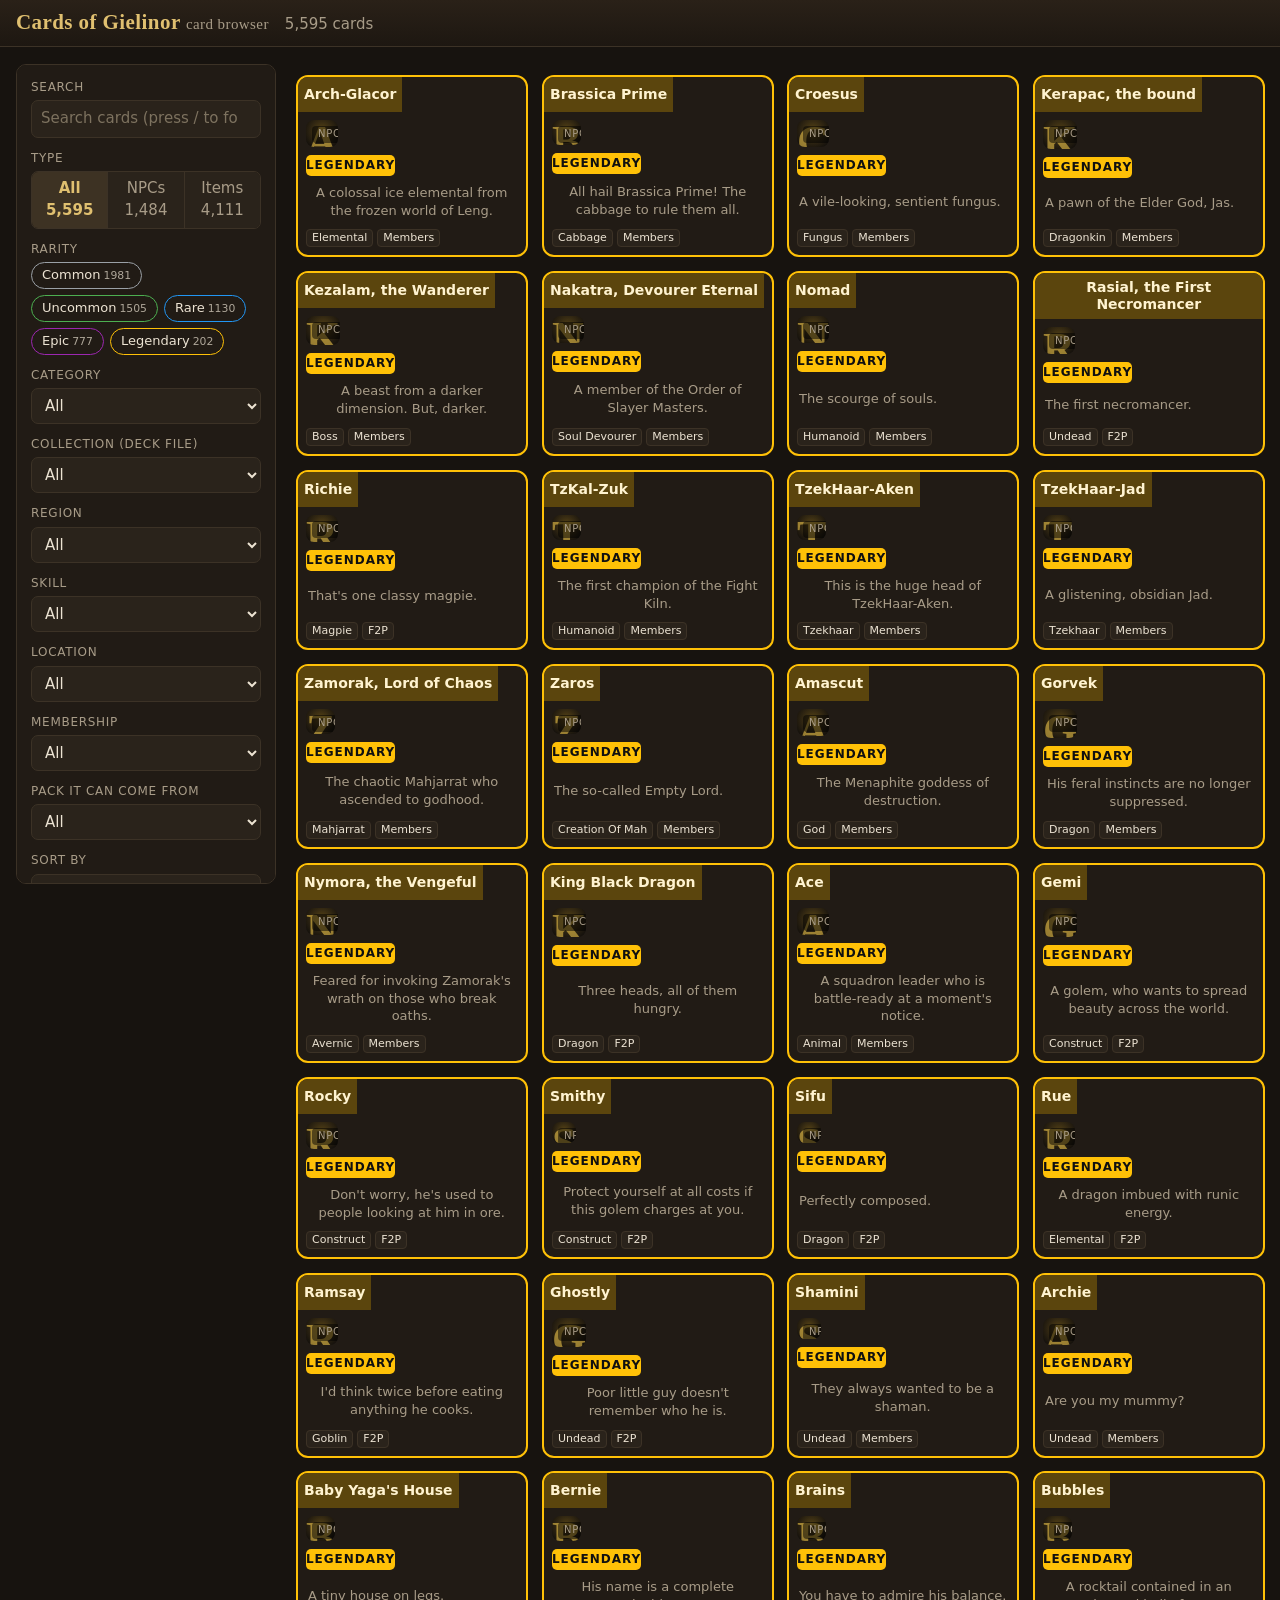
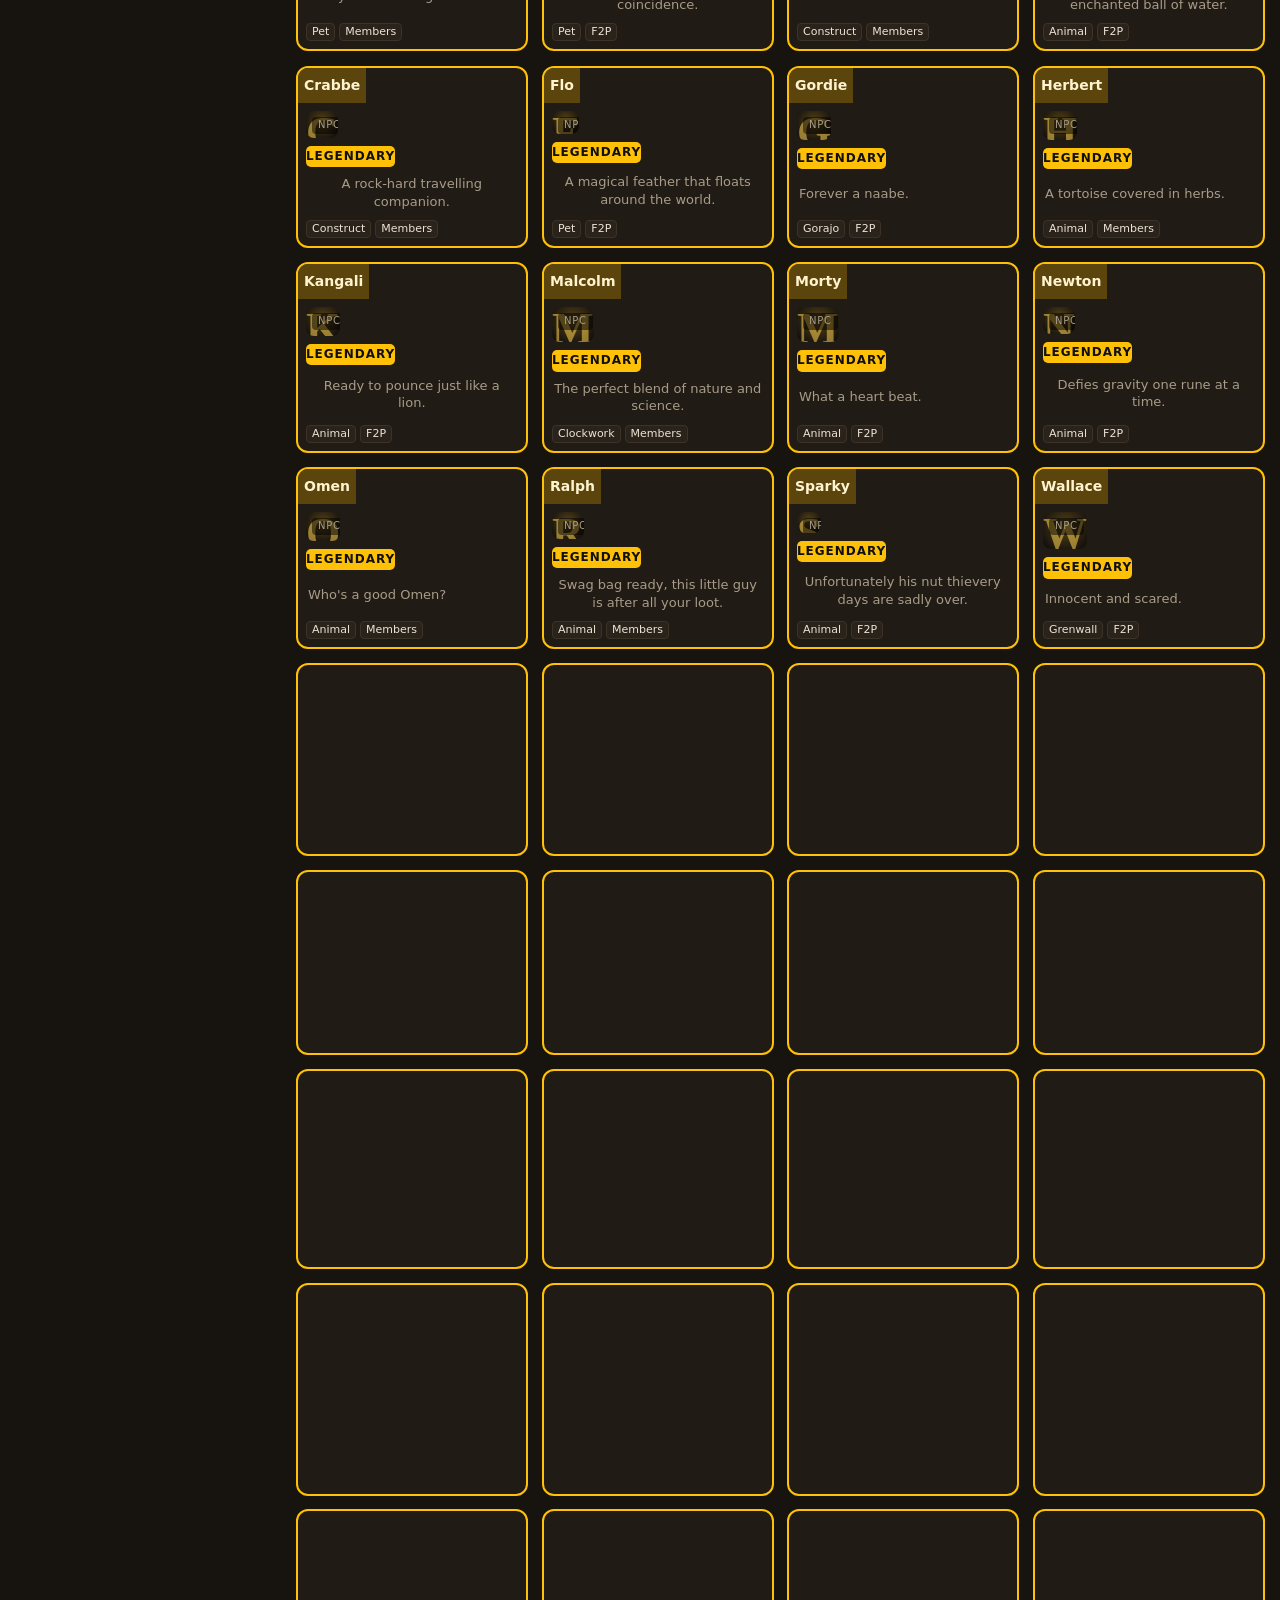
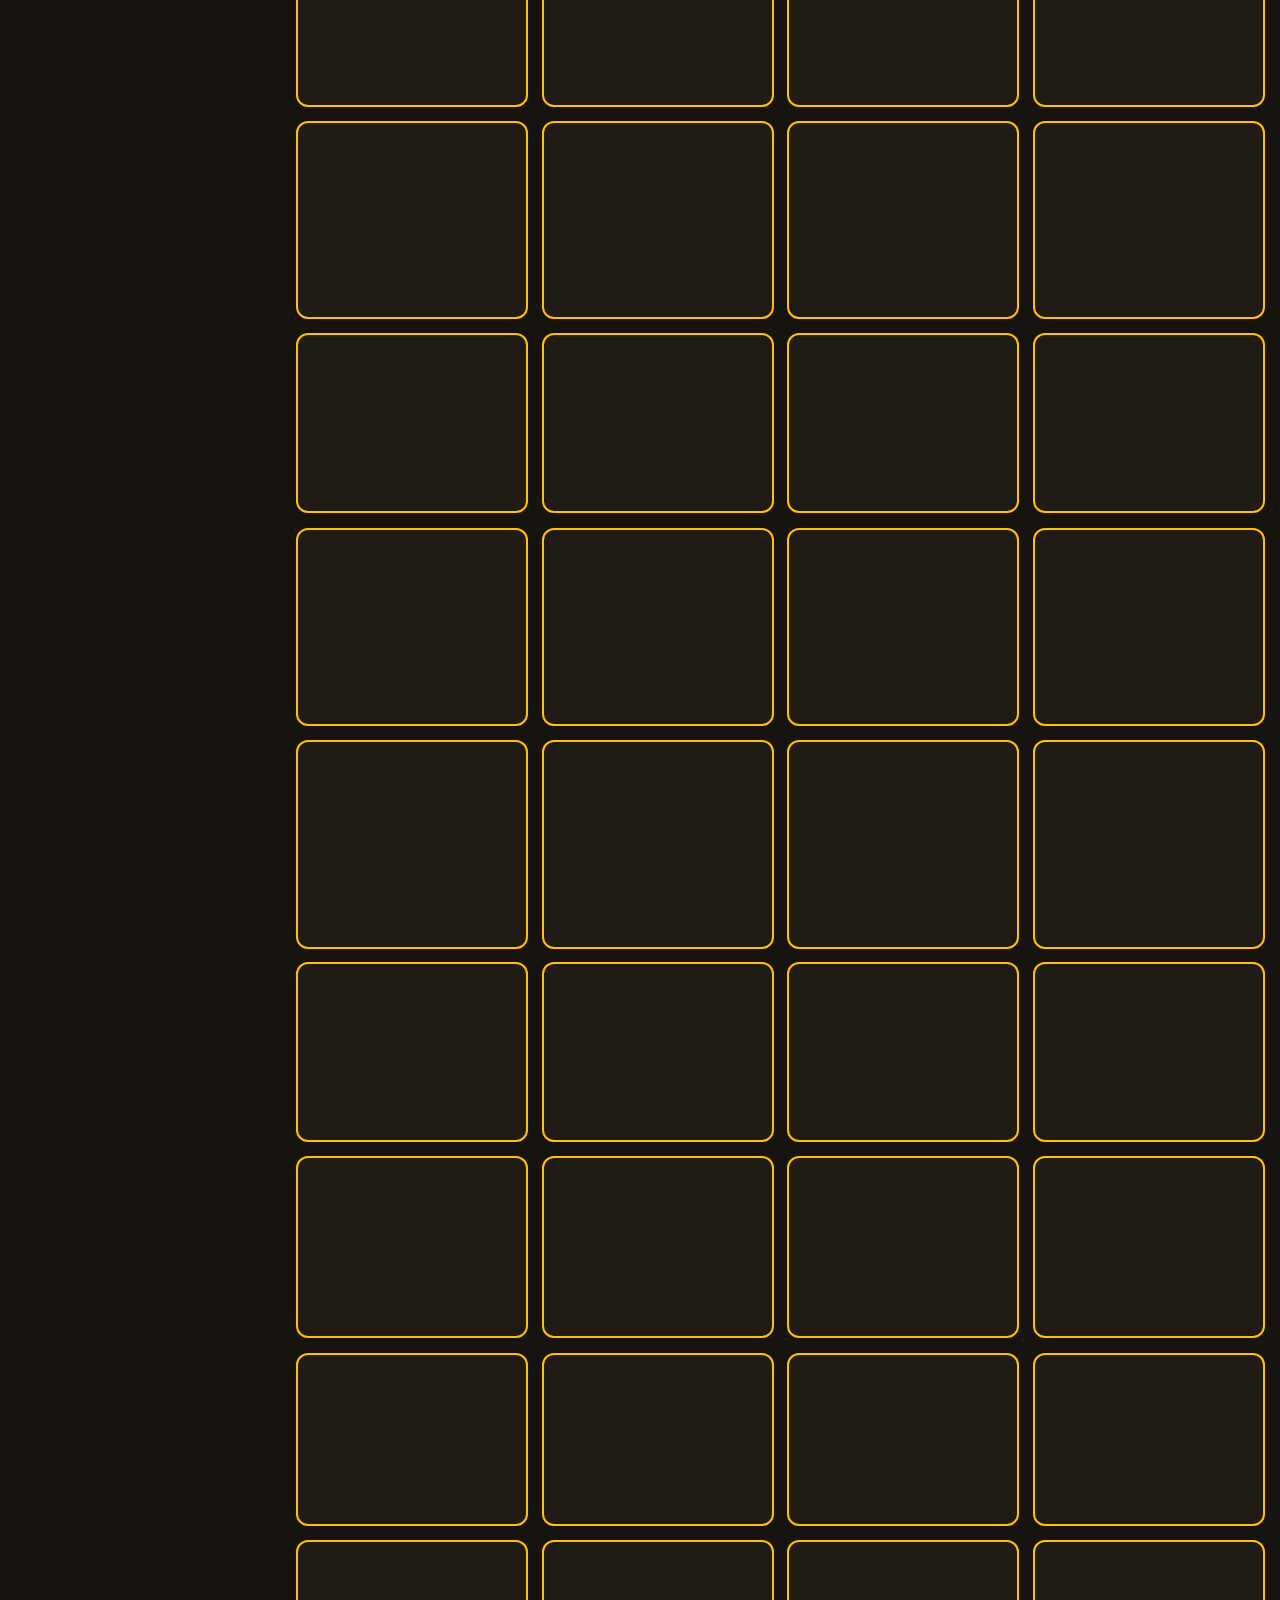
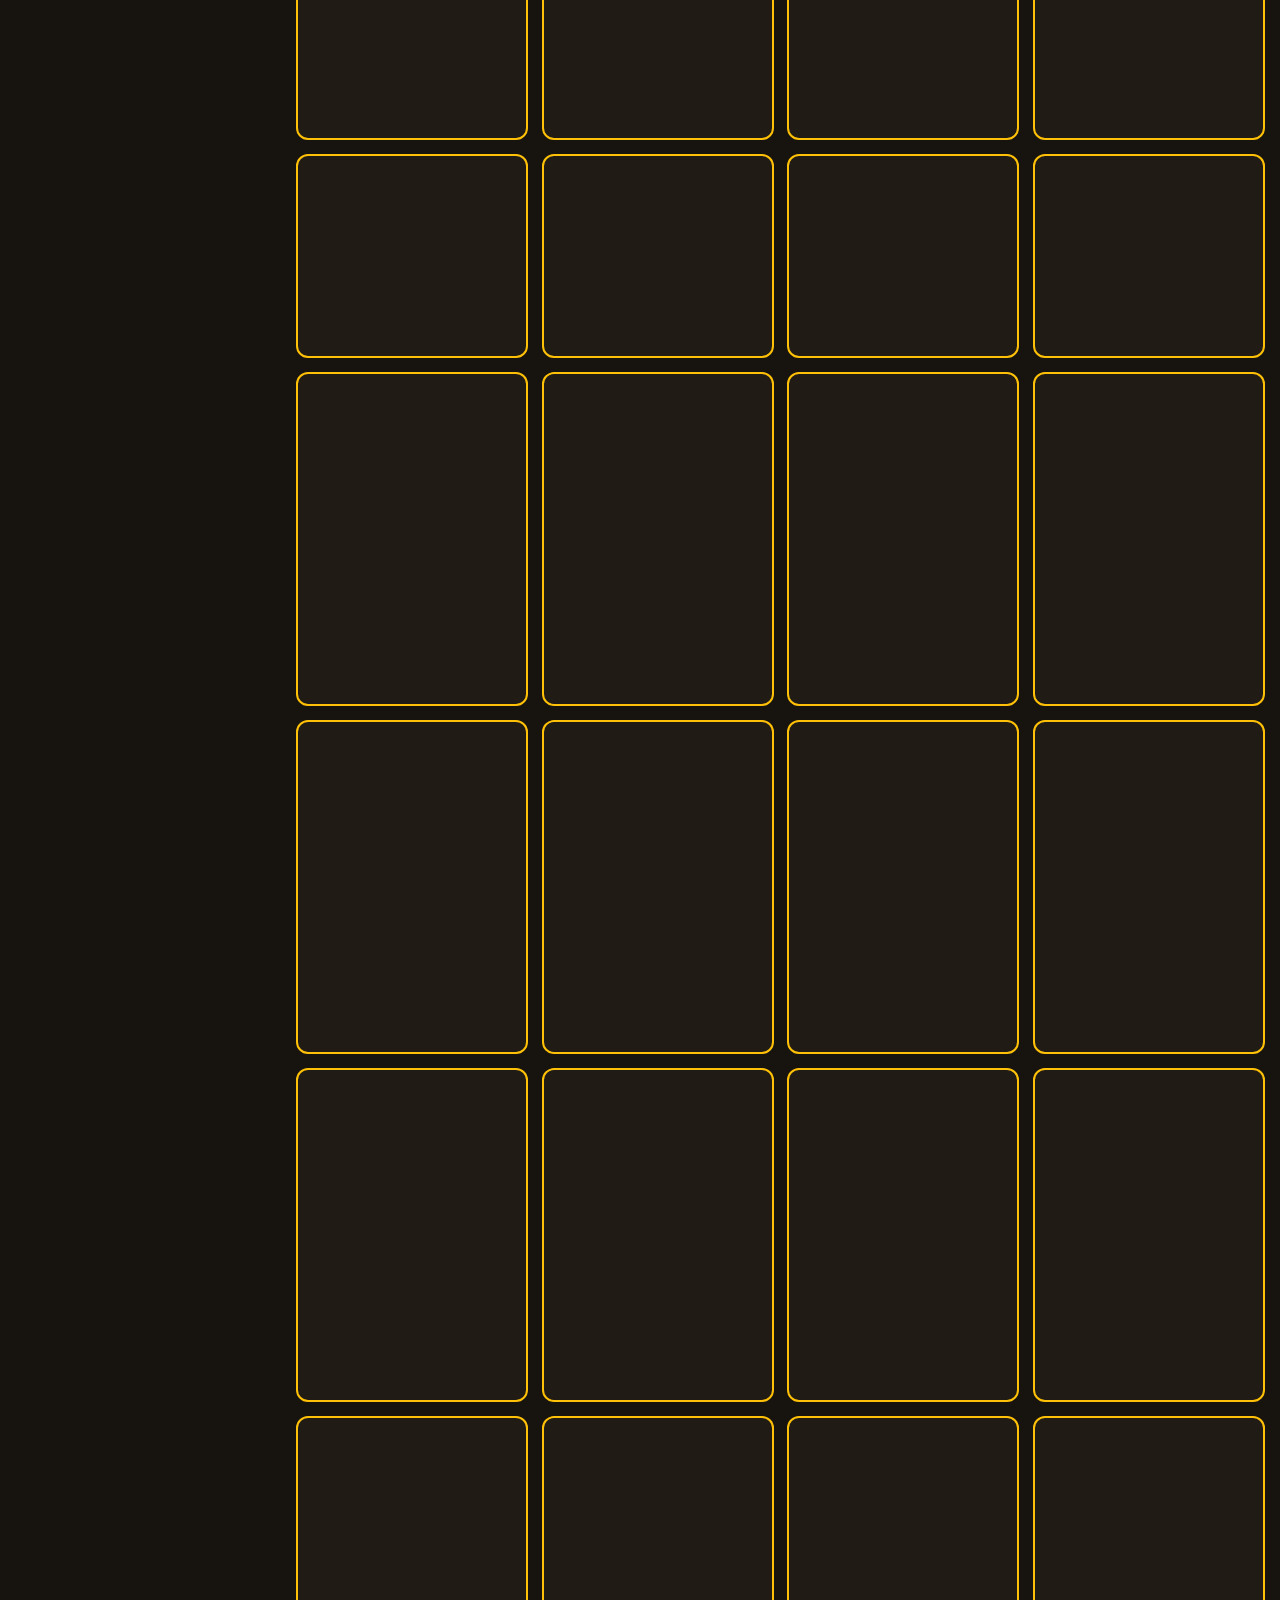
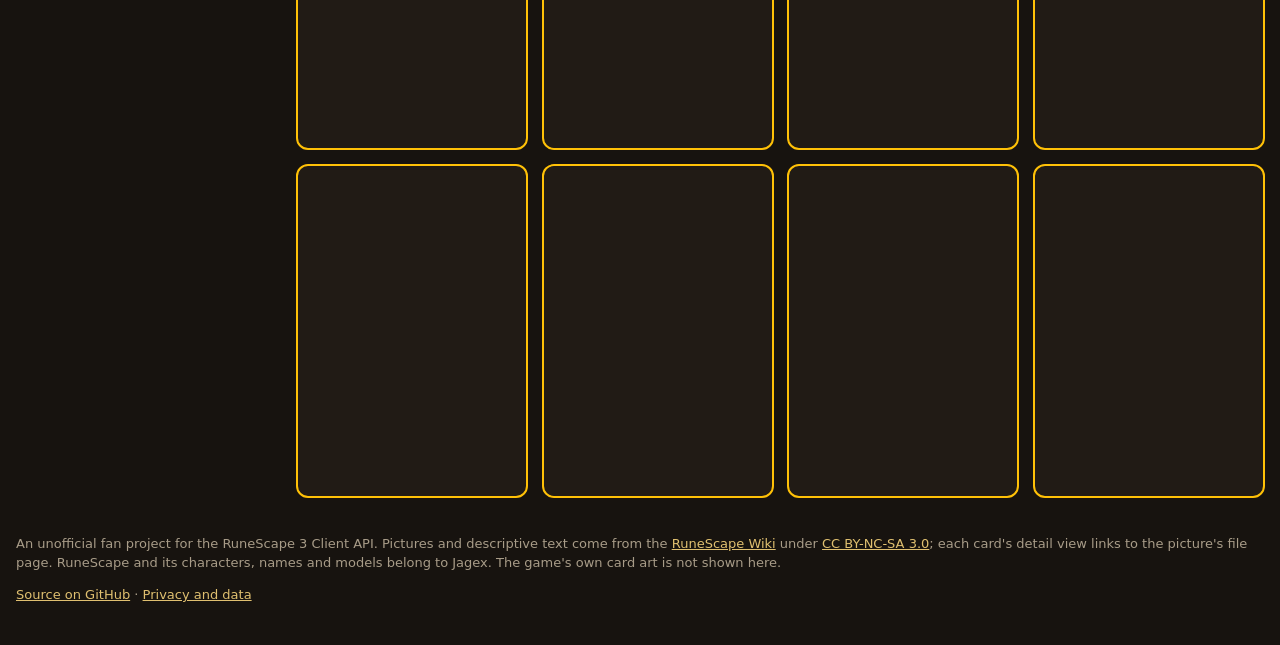
<file: docs/index.html>
<!doctype html>
<html lang="en">
<head>
<meta charset="utf-8">
<meta name="viewport" content="width=device-width, initial-scale=1">
<title>Cards of Gielinor - card browser</title>
<meta name="description" content="Browse every card in the Cards of Gielinor RuneScape 3 plugin: search, filter by rarity, category, region and skill, and see which packs a card can come from.">
<link rel="icon" href="data:image/svg+xml,%3Csvg xmlns='http://www.w3.org/2000/svg' viewBox='0 0 32 32'%3E%3Crect x='7' y='3' width='18' height='26' rx='3' fill='%23e0c070'/%3E%3Crect x='10' y='7' width='12' height='10' rx='1' fill='%231c1814'/%3E%3C/svg%3E">
<link rel="stylesheet" href="style.css">
</head>
<body>

<header class="top">
  <div class="top-inner">
    <h1>Cards of Gielinor <span>card browser</span></h1>
    <p class="count" id="count" aria-live="polite"></p>
    <button class="btn only-small" id="filters-toggle" aria-expanded="false" aria-controls="filters">Filters</button>
  </div>
</header>

<div class="layout">
  <aside class="filters" id="filters" aria-label="Filters">
    <div class="field">
      <label for="q">Search</label>
      <input id="q" type="search" placeholder="Search cards (press / to focus)" autocomplete="off">
    </div>

    <div class="field">
      <span class="label" id="kind-label">Type</span>
      <div class="seg" role="group" aria-labelledby="kind-label" id="kind"></div>
    </div>

    <div class="field">
      <span class="label" id="rarity-label">Rarity</span>
      <div class="chips" role="group" aria-labelledby="rarity-label" id="rarity"></div>
    </div>

    <div class="field"><label for="category">Category</label><select id="category"></select></div>
    <div class="field"><label for="collection">Collection (deck file)</label><select id="collection"></select></div>
    <div class="field"><label for="regions">Region</label><select id="regions"></select></div>
    <div class="field"><label for="skills">Skill</label><select id="skills"></select></div>
    <div class="field"><label for="location">Location</label><select id="location"></select></div>
    <div class="field"><label for="membership">Membership</label><select id="membership"></select></div>
    <div class="field"><label for="pack">Pack it can come from</label><select id="pack"></select></div>
    <div class="field"><label for="sort">Sort by</label>
      <select id="sort">
        <option value="rarity-desc">Rarity, rarest first</option>
        <option value="rarity-asc">Rarity, most common first</option>
        <option value="name">Name A to Z</option>
        <option value="name-desc">Name Z to A</option>
        <option value="deck">Deck order</option>
      </select>
    </div>

    <div class="field row">
      <label class="check"><input type="checkbox" id="art-only"> Only cards with a picture</label>
    </div>

    <div class="actions">
      <button class="btn" id="reset" type="button">Clear all filters</button>
      <button class="btn ghost" id="overview-btn" type="button" aria-expanded="false" aria-controls="overview">Show overview</button>
    </div>
  </aside>

  <main>
    <section id="overview" class="overview" hidden aria-label="Overview"></section>
    <div id="active" class="active" aria-label="Active filters"></div>
    <div id="grid" class="grid" role="list"></div>
    <div id="empty" class="empty" hidden>
      <p>No cards match these filters.</p>
      <button class="btn" id="empty-reset" type="button">Clear all filters</button>
    </div>
    <div id="more" class="more" aria-hidden="true"></div>
  </main>
</div>

<footer class="foot">
  <p>An unofficial fan project for the RuneScape 3 Client API. Pictures and descriptive text come from the
  <a href="https://runescape.wiki/" rel="noopener">RuneScape Wiki</a> under
  <a href="https://creativecommons.org/licenses/by-nc-sa/3.0/" rel="noopener">CC BY-NC-SA 3.0</a>; each card's
  detail view links to the picture's file page. RuneScape and its characters, names and models belong to Jagex.
  The game's own card art is not shown here.</p>
  <p><a href="https://github.com/blueylewiedev/CardsOfGielinor" rel="noopener">Source on GitHub</a> · <a href="privacy.html">Privacy and data</a></p>
</footer>

<div id="modal" class="modal" hidden role="dialog" aria-modal="true" aria-labelledby="m-name">
  <div class="modal-box">
    <button class="close" id="m-close" aria-label="Close">&times;</button>
    <button class="nav prev" id="m-prev" aria-label="Previous card">&#8249;</button>
    <button class="nav next" id="m-next" aria-label="Next card">&#8250;</button>
    <div id="m-body"></div>
  </div>
</div>

<script src="app.js"></script>
</body>
</html>
</file>
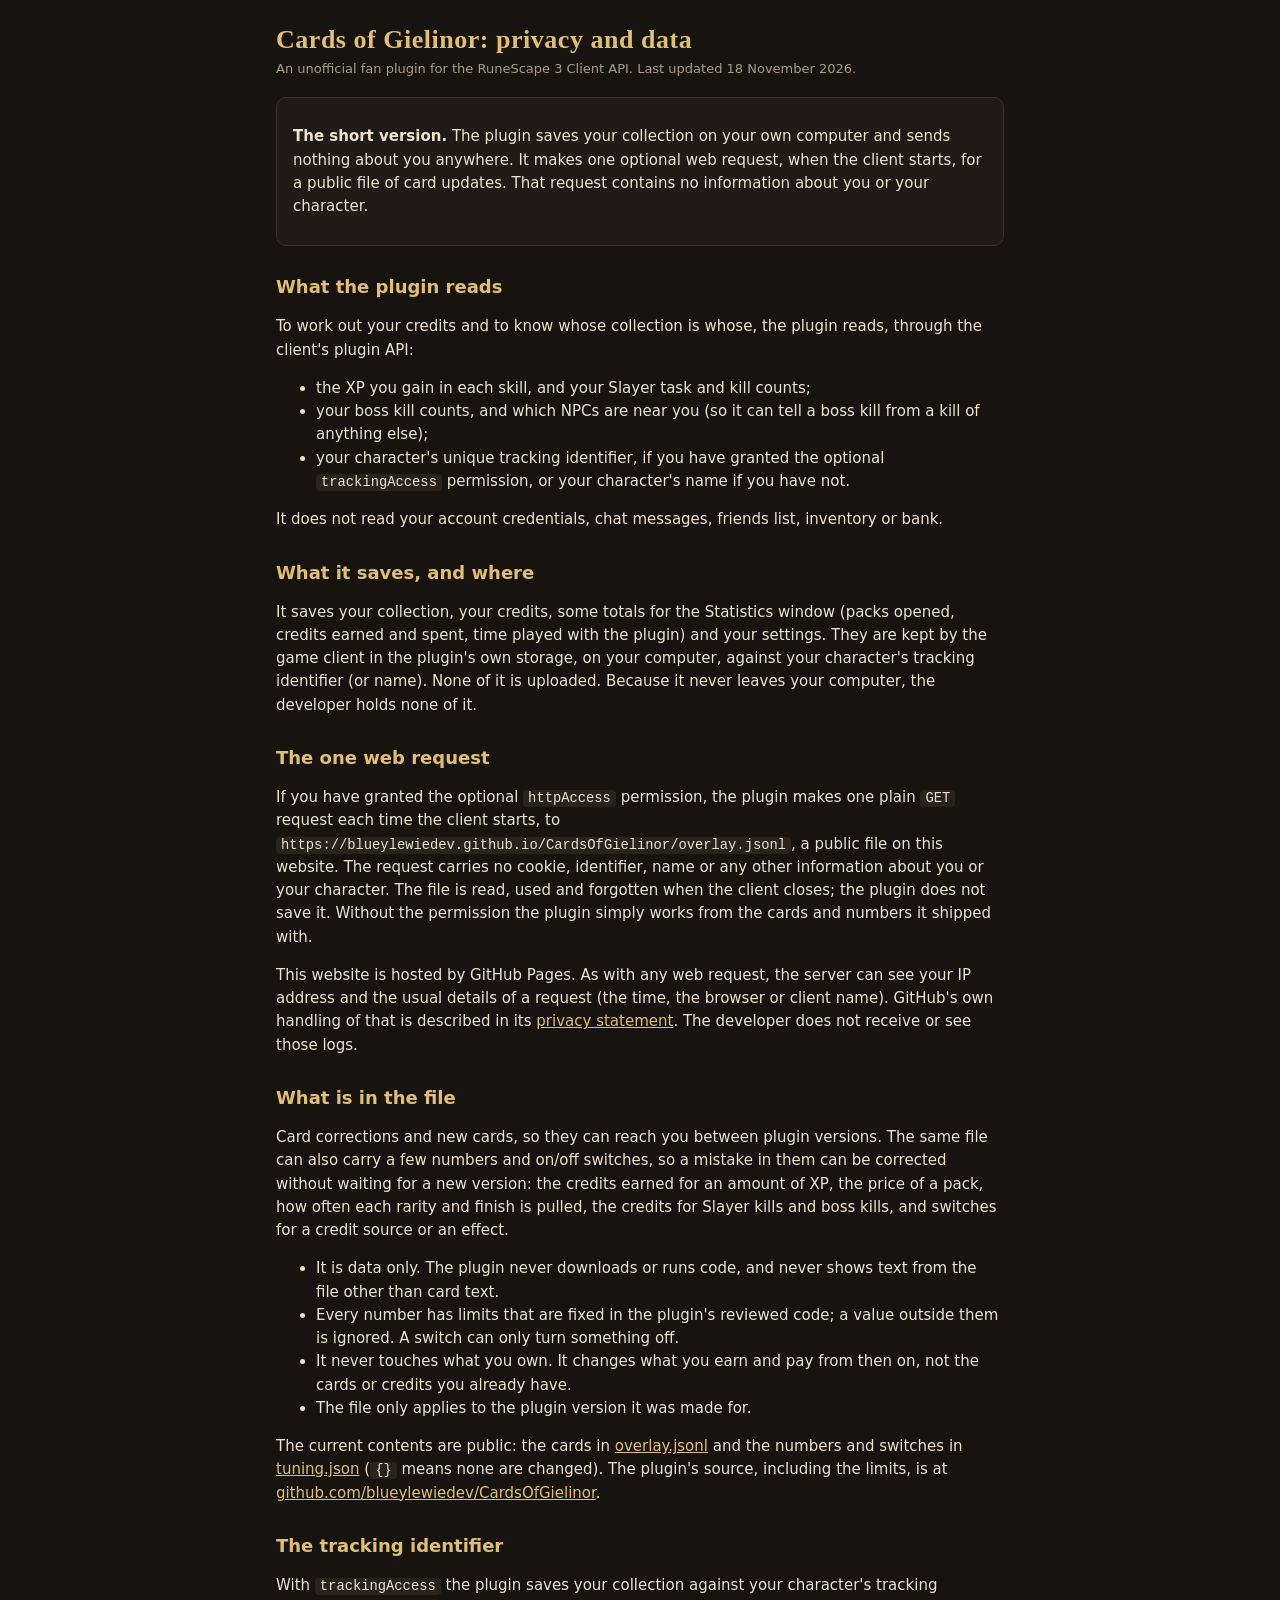
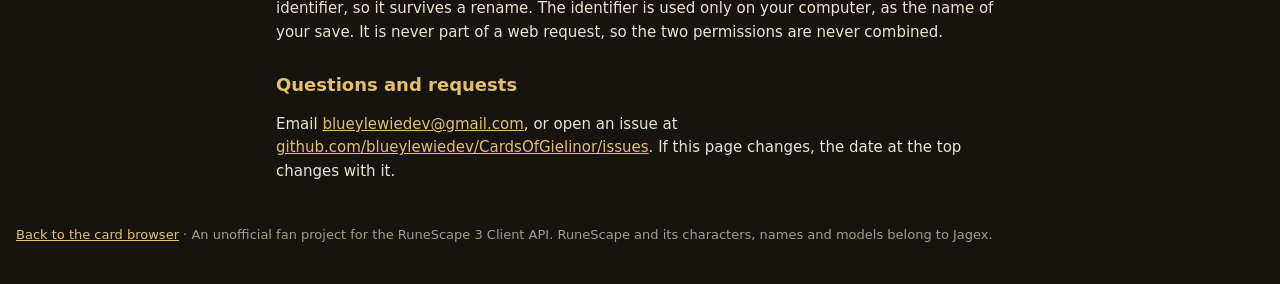
<file: docs/privacy.html>
<!doctype html>
<html lang="en">
<head>
<meta charset="utf-8">
<meta name="viewport" content="width=device-width, initial-scale=1">
<title>Cards of Gielinor - privacy and data</title>
<meta name="description" content="What the Cards of Gielinor RuneScape 3 plugin reads, what it saves on your computer, and the one web request it makes.">
<link rel="icon" href="data:image/svg+xml,%3Csvg xmlns='http://www.w3.org/2000/svg' viewBox='0 0 32 32'%3E%3Crect x='7' y='3' width='18' height='26' rx='3' fill='%23e0c070'/%3E%3Crect x='10' y='7' width='12' height='10' rx='1' fill='%231c1814'/%3E%3C/svg%3E">
<link rel="stylesheet" href="style.css">
<style>
  .doc { max-width: 760px; margin: 0 auto; padding: 24px 16px 8px; }
  .doc h1 { font-size: 26px; margin: 0 0 4px; color: var(--gold); }
  .doc h2 { font-size: 18px; margin: 28px 0 6px; color: var(--gold); }
  .doc p, .doc li { line-height: 1.55; }
  .doc code { background: var(--panel-2); padding: 1px 5px; border-radius: 4px; font-size: 0.92em; }
  .doc .updated { color: var(--muted); font-size: 13px; margin: 0 0 18px; }
  .doc .short { background: var(--panel); border: 1px solid var(--line); border-radius: var(--radius); padding: 12px 16px; }
</style>
</head>
<body>

<main class="doc">
  <h1>Cards of Gielinor: privacy and data</h1>
  <p class="updated">An unofficial fan plugin for the RuneScape 3 Client API. Last updated 18 November 2026.</p>

  <div class="short">
    <p><strong>The short version.</strong> The plugin saves your collection on your own computer and sends nothing about you
    anywhere. It makes one optional web request, when the client starts, for a public file of card updates. That request
    contains no information about you or your character.</p>
  </div>

  <h2>What the plugin reads</h2>
  <p>To work out your credits and to know whose collection is whose, the plugin reads, through the client's plugin API:</p>
  <ul>
    <li>the XP you gain in each skill, and your Slayer task and kill counts;</li>
    <li>your boss kill counts, and which NPCs are near you (so it can tell a boss kill from a kill of anything else);</li>
    <li>your character's unique tracking identifier, if you have granted the optional <code>trackingAccess</code> permission, or
    your character's name if you have not.</li>
  </ul>
  <p>It does not read your account credentials, chat messages, friends list, inventory or bank.</p>

  <h2>What it saves, and where</h2>
  <p>It saves your collection, your credits, some totals for the Statistics window (packs opened, credits earned and spent, time
  played with the plugin) and your settings. They are kept by the game client in the plugin's own storage, on your computer,
  against your character's tracking identifier (or name). None of it is uploaded. Because it never leaves your computer, the
  developer holds none of it.</p>

  <h2>The one web request</h2>
  <p>If you have granted the optional <code>httpAccess</code> permission, the plugin makes one plain <code>GET</code> request each time
  the client starts, to <code>https://blueylewiedev.github.io/CardsOfGielinor/overlay.jsonl</code>, a public file on this website.
  The request carries no cookie, identifier, name or any other information about you or your character. The file is read, used
  and forgotten when the client closes; the plugin does not save it. Without the permission the plugin simply works from the cards
  and numbers it shipped with.</p>
  <p>This website is hosted by GitHub Pages. As with any web request, the server can see your IP address and the usual details of a
  request (the time, the browser or client name). GitHub's own handling of that is described in its
  <a href="https://docs.github.com/en/site-policy/privacy-policies/github-general-privacy-statement" rel="noopener">privacy statement</a>.
  The developer does not receive or see those logs.</p>

  <h2>What is in the file</h2>
  <p>Card corrections and new cards, so they can reach you between plugin versions. The same file can also carry a few numbers and
  on/off switches, so a mistake in them can be corrected without waiting for a new version: the credits earned for an amount of XP, the
  price of a pack, how often each rarity and finish is pulled, the credits for Slayer kills and boss kills, and switches for a
  credit source or an effect.</p>
  <ul>
    <li>It is data only. The plugin never downloads or runs code, and never shows text from the file other than card text.</li>
    <li>Every number has limits that are fixed in the plugin's reviewed code; a value outside them is ignored. A switch can only turn something off.</li>
    <li>It never touches what you own. It changes what you earn and pay from then on, not the cards or credits you already have.</li>
    <li>The file only applies to the plugin version it was made for.</li>
  </ul>
  <p>The current contents are public: the cards in <a href="overlay.jsonl">overlay.jsonl</a> and the numbers and switches in
  <a href="tuning.json">tuning.json</a> (<code>{}</code> means none are changed). The plugin's source, including the limits, is at
  <a href="https://github.com/blueylewiedev/CardsOfGielinor" rel="noopener">github.com/blueylewiedev/CardsOfGielinor</a>.</p>

  <h2>The tracking identifier</h2>
  <p>With <code>trackingAccess</code> the plugin saves your collection against your character's tracking identifier, so it survives a
  rename. The identifier is used only on your computer, as the name of your save. It is never part of a web request, so the two
  permissions are never combined.</p>

  <h2>Questions and requests</h2>
  <p>Email <a href="mailto:blueylewiedev@gmail.com">blueylewiedev@gmail.com</a>, or open an issue at
  <a href="https://github.com/blueylewiedev/CardsOfGielinor/issues" rel="noopener">github.com/blueylewiedev/CardsOfGielinor/issues</a>.
  If this page changes, the date at the top changes with it.</p>
</main>

<footer class="foot">
  <p><a href="./">Back to the card browser</a> · An unofficial fan project for the RuneScape 3 Client API. RuneScape and its
  characters, names and models belong to Jagex.</p>
</footer>

</body>
</html>
</file>
<file: docs/style.css>
:root {
  --bg: #17130f;
  --panel: #211b15;
  --panel-2: #2a231b;
  --line: #3c3226;
  --text: #ece3d3;
  --muted: #a89c88;
  --gold: #e0c070;
  --gold-dim: #8c7740;
  --focus: #f4d98a;
  --radius: 10px;
  --card-w: 190px;
  color-scheme: dark;
}
:root[data-theme="light"] { color-scheme: light; }

* { box-sizing: border-box; }
html { -webkit-text-size-adjust: 100%; }
body {
  margin: 0;
  background: var(--bg);
  color: var(--text);
  font: 15px/1.45 system-ui, -apple-system, "Segoe UI", Roboto, sans-serif;
}
a { color: var(--gold); }
button, input, select { font: inherit; color: inherit; }
:focus-visible { outline: 2px solid var(--focus); outline-offset: 2px; }
[hidden] { display: none !important; }

/* ---------- header ---------- */
.top { background: linear-gradient(#2a2118, #1d1711); border-bottom: 1px solid var(--line); position: sticky; top: 0; z-index: 20; }
.top-inner { max-width: 1500px; margin: 0 auto; padding: 10px 16px; display: flex; align-items: baseline; gap: 16px; flex-wrap: wrap; }
h1 { margin: 0; font: 700 21px/1.2 Georgia, "Times New Roman", serif; color: var(--gold); letter-spacing: .02em; }
h1 span { font-weight: 400; color: var(--muted); font-size: 15px; }
.count { margin: 0; color: var(--muted); flex: 1; }
.only-small { display: none; }

/* ---------- layout ---------- */
.layout { max-width: 1500px; margin: 0 auto; padding: 16px; display: grid; grid-template-columns: 260px 1fr; gap: 20px; align-items: start; }
.filters { background: var(--panel); border: 1px solid var(--line); border-radius: var(--radius); padding: 14px; position: sticky; top: 64px; max-height: calc(100vh - 80px); overflow: auto; }
.field { margin-bottom: 12px; }
.field > label, .label { display: block; font-size: 12px; letter-spacing: .06em; text-transform: uppercase; color: var(--muted); margin-bottom: 4px; }
.field.row { margin: 4px 0 14px; }
.field > label.check { text-transform: none; letter-spacing: 0; font-size: 14px; color: var(--text); margin: 0; }
input[type="search"], select {
  width: 100%; padding: 7px 9px; background: var(--panel-2); border: 1px solid var(--line); border-radius: 7px;
}
select { appearance: auto; }
input[type="search"]::placeholder { color: #7d725f; }
.check { display: flex; gap: 8px; align-items: center; cursor: pointer; }
.btn {
  background: var(--panel-2); border: 1px solid var(--gold-dim); color: var(--gold); border-radius: 7px; padding: 7px 12px; cursor: pointer;
}
.btn:hover { background: #352b20; }
.btn.ghost { border-color: var(--line); color: var(--muted); }
.actions { display: flex; gap: 8px; flex-wrap: wrap; }

.seg { display: flex; border: 1px solid var(--line); border-radius: 7px; overflow: hidden; }
.seg button { flex: 1; background: var(--panel-2); border: 0; padding: 6px 4px; cursor: pointer; color: var(--muted); }
.seg button + button { border-left: 1px solid var(--line); }
.seg button[aria-pressed="true"] { background: #3d3223; color: var(--gold); font-weight: 600; }

.chips { display: flex; flex-wrap: wrap; gap: 6px; }
.chip {
  border: 1px solid var(--rc, var(--line)); background: transparent; border-radius: 999px; padding: 3px 10px; cursor: pointer; font-size: 13px; color: var(--text);
}
.chip[aria-pressed="true"] { background: var(--rc); color: #111; font-weight: 600; }
.chip small { opacity: .7; margin-left: 3px; }

/* ---------- active filters and overview ---------- */
.active { display: flex; flex-wrap: wrap; gap: 6px; margin-bottom: 12px; min-height: 0; }
.tag-pill { background: var(--panel-2); border: 1px solid var(--gold-dim); color: var(--gold); border-radius: 999px; padding: 2px 6px 2px 10px; font-size: 13px; cursor: pointer; }
.tag-pill b { font-weight: 400; margin-left: 4px; color: var(--muted); }

.overview { background: var(--panel); border: 1px solid var(--line); border-radius: var(--radius); padding: 14px; margin-bottom: 16px; display: grid; grid-template-columns: repeat(auto-fit, minmax(240px, 1fr)); gap: 18px; }
.overview h2 { margin: 0 0 8px; font: 600 13px/1.2 system-ui, sans-serif; text-transform: uppercase; letter-spacing: .06em; color: var(--muted); }
.bar { display: grid; grid-template-columns: 110px 1fr 40px; gap: 8px; align-items: center; margin: 3px 0; width: 100%; background: none; border: 0; cursor: pointer; text-align: left; padding: 1px 0; }
.bar:hover .bar-name { color: var(--gold); }
.bar-name { overflow: hidden; text-overflow: ellipsis; white-space: nowrap; font-size: 13px; }
.bar-track { height: 9px; background: var(--panel-2); border-radius: 5px; overflow: hidden; }
.bar-fill { display: block; height: 100%; background: var(--rc, var(--gold-dim)); border-radius: 5px; }
.bar-num { font-size: 12px; color: var(--muted); text-align: right; }

/* ---------- card grid ---------- */
.grid { display: grid; grid-template-columns: repeat(auto-fill, minmax(var(--card-w), 1fr)); gap: 14px; }
.card {
  --rc: #9aa0a6;
  display: flex; flex-direction: column; text-align: center; padding: 0; cursor: pointer;
  background: var(--panel); border: 2px solid var(--rc); border-radius: 12px; overflow: hidden;
  box-shadow: 0 0 0 0 transparent; transition: transform .12s, box-shadow .12s;
  content-visibility: auto; contain-intrinsic-size: 330px;
}
.card:hover { transform: translateY(-3px); box-shadow: 0 6px 18px rgba(0,0,0,.5), 0 0 14px color-mix(in srgb, var(--rc) 45%, transparent); }
.c-name { background: color-mix(in srgb, var(--rc) 28%, #1b150f); color: #fff3d0; font-weight: 700; padding: 6px 6px; font-size: 14px; line-height: 1.2; min-height: 2.5em; display: flex; align-items: center; justify-content: center; }
.c-art { position: relative; aspect-ratio: 1 / .85; margin: 8px 8px 0; border-radius: 8px; background: radial-gradient(circle at 50% 40%, color-mix(in srgb, var(--rc) 22%, #2a2218), #15110c 85%); display: grid; place-items: center; overflow: hidden; }
.c-art img { position: absolute; inset: 7%; width: 86%; height: 86%; object-fit: contain; image-rendering: -webkit-optimize-contrast; filter: drop-shadow(0 3px 4px rgba(0,0,0,.5)); }
.ph { font: 700 44px/1 Georgia, serif; color: color-mix(in srgb, var(--rc) 70%, #fff); opacity: .55; }
.c-kind { position: absolute; left: 6px; top: 6px; font-size: 10px; letter-spacing: .08em; text-transform: uppercase; background: rgba(0,0,0,.5); color: var(--muted); padding: 1px 6px; border-radius: 4px; }
.c-rar { margin: 8px 8px 0; background: var(--rc); color: #101010; font-weight: 700; font-size: 12px; letter-spacing: .08em; text-transform: uppercase; border-radius: 5px; padding: 2px 0; }
.c-desc { padding: 8px 10px 10px; color: var(--muted); font-size: 13px; line-height: 1.35; flex: 1; display: grid; place-items: center; }
.c-meta { padding: 0 8px 8px; display: flex; gap: 4px; justify-content: center; flex-wrap: wrap; }
.mini { font-size: 11px; color: var(--text); background: var(--panel-2); border: 1px solid var(--line); border-radius: 4px; padding: 0 5px; }

.empty { text-align: center; padding: 60px 0; color: var(--muted); }
.more { height: 1px; }

/* ---------- detail view ---------- */
.modal { position: fixed; inset: 0; background: rgba(8,6,4,.78); z-index: 50; display: grid; place-items: center; padding: 16px; overflow: auto; }
.modal-box { position: relative; background: var(--panel); border: 1px solid var(--gold-dim); border-radius: 14px; width: min(760px, 100%); max-height: calc(100vh - 32px); overflow: auto; padding: 22px 56px; }
.close, .nav { position: absolute; background: none; border: 0; color: var(--gold); cursor: pointer; line-height: 1; }
.close { top: 8px; right: 12px; font-size: 30px; }
.nav { top: 50%; font-size: 44px; transform: translateY(-50%); padding: 6px 10px; }
.nav.prev { left: 2px; } .nav.next { right: 2px; }
.nav:disabled { opacity: .25; cursor: default; }
.detail { display: grid; grid-template-columns: 220px 1fr; gap: 22px; --rc: #9aa0a6; }
.detail .card { cursor: default; content-visibility: visible; }
.detail .card:hover { transform: none; }
.detail h2 { margin: 0 0 2px; font: 700 24px/1.2 Georgia, serif; color: var(--gold); }
.detail .sub { color: var(--muted); margin: 0 0 12px; }
.facts { display: grid; grid-template-columns: 120px 1fr; gap: 6px 12px; margin: 0; }
.facts dt { color: var(--muted); font-size: 13px; padding-top: 2px; }
.facts dd { margin: 0; display: flex; flex-wrap: wrap; gap: 5px; align-items: center; }
.pill { background: var(--panel-2); border: 1px solid var(--line); color: var(--text); border-radius: 999px; padding: 1px 10px; font-size: 13px; cursor: pointer; }
button.pill:hover { border-color: var(--gold-dim); color: var(--gold); }
.code { font: 12px ui-monospace, Menlo, Consolas, monospace; color: var(--muted); word-break: break-all; }
.links { margin-top: 14px; display: flex; gap: 14px; flex-wrap: wrap; font-size: 14px; }

.foot { max-width: 1500px; margin: 20px auto 40px; padding: 0 16px; color: var(--muted); font-size: 13px; }

/* ---------- small screens ---------- */
@media (max-width: 860px) {
  .layout { grid-template-columns: 1fr; padding: 12px; }
  .only-small { display: inline-block; margin-left: auto; }
  .filters { position: static; max-height: none; display: none; }
  .filters.open { display: block; }
  :root { --card-w: 150px; }
  .grid { gap: 10px; }
  .c-art .ph { font-size: 34px; }
  .modal-box { padding: 18px 16px 62px; }
  .nav { top: auto; bottom: 8px; transform: none; font-size: 36px; }
  .detail { grid-template-columns: 1fr; }
  .detail .card { max-width: 230px; margin: 0 auto; }
  .facts { grid-template-columns: 96px 1fr; }
  .bar { grid-template-columns: 90px 1fr 36px; }
}
@media (prefers-reduced-motion: reduce) { .card { transition: none; } }
</file>
